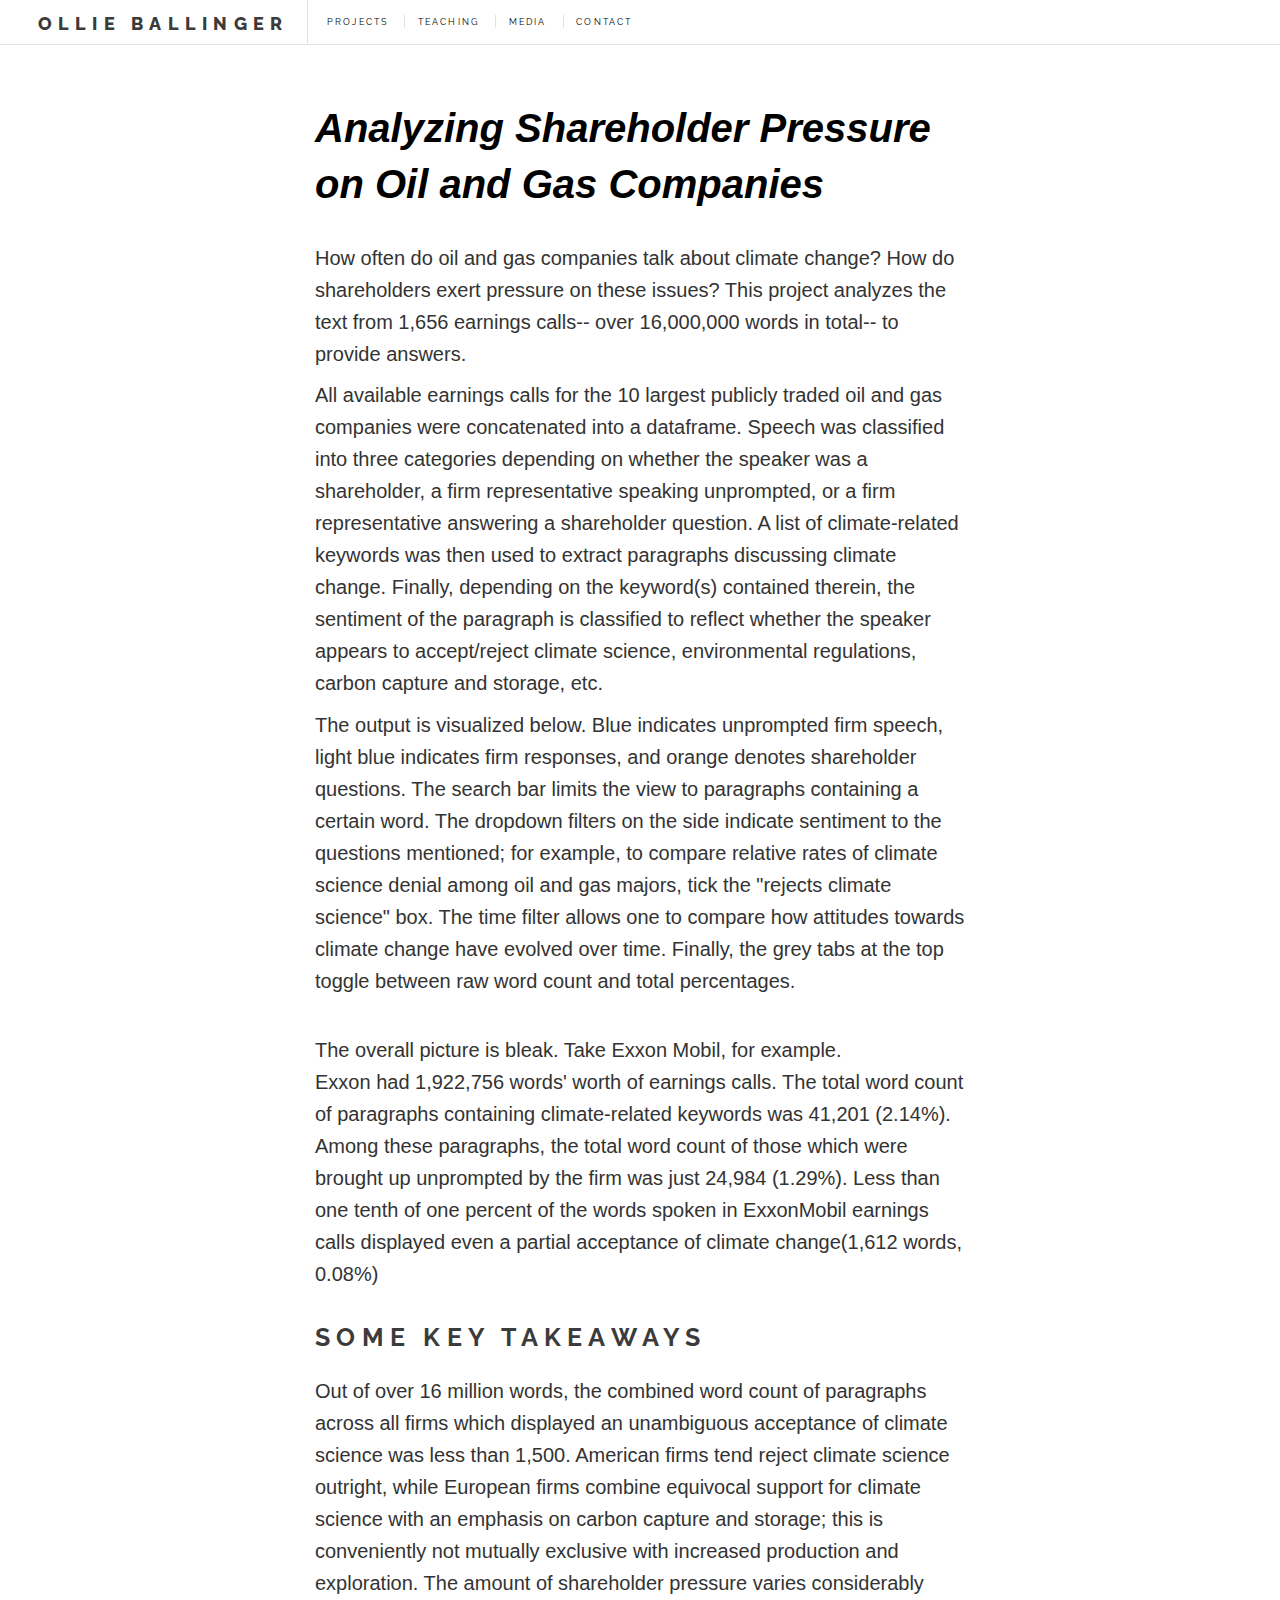
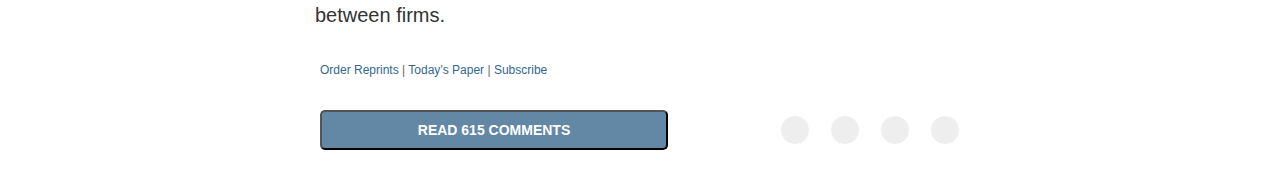
<file: projects/oil_nlp.html>
<!DOCTYPE html>
<html lang="en">
  <head>
	<!-- Global site tag (gtag.js) - Google Analytics -->
	<script async src="https://www.googletagmanager.com/gtag/js?id=UA-154866877-1"></script>
	<script>
	  window.dataLayer = window.dataLayer || [];
	  function gtag(){dataLayer.push(arguments);}
	  gtag('js', new Date());

	  gtag('config', 'UA-154866877-1');
	</script>
    <meta charset="UTF-8">
    <meta name="viewport" content="width=device-width, initial-scale=1.0">
    <meta http-equiv="X-UA-Compatible" content="ie=edge">
    <link rel="stylesheet" href="https://use.fontawesome.com/releases/v5.9.0/css/all.css"
      integrity="sha384-i1LQnF23gykqWXg6jxC2ZbCbUMxyw5gLZY6UiUS98LYV5unm8GWmfkIS6jqJfb4E" crossorigin="anonymous" />
    <link rel="stylesheet" href="assets/css/style.css">
    <title>Shareholder Pressure on Oil and Gas Companies</title>
  </head>
	
    <!-- NAVIGATION -->
   

    <!-- MAIN CONTENT -->
<body>
<main>

  <div id="nav-bar">
    <h1><a href="https://oballinger.github.io">Ollie Ballinger</a></h1>
    <nav class="links">
      <ul>
        <li><a href="https://oballinger.github.io">Projects</a></li>
        <li><a href="https://oballinger.github.io/teaching">Teaching</a></li>
        <li><a href="https://oballinger.github.io/media">Media</a></li>
        <li><a href="https://oballinger.github.io/teaching">Contact</a></li>
      </ul>
    </nav>
  </div>
<!-- SECTION CONTENT -->
<div class="article__content">
  <div class="article--center">


<article>

<header><h1><em>Analyzing Shareholder Pressure on Oil and Gas Companies</em></h1></header>


<p>How often do oil and gas companies talk about climate change? How do shareholders exert pressure on these issues? This project analyzes the text from 1,656 earnings calls-- over 16,000,000 words in total-- to provide answers.</p>

<p>All available earnings calls for the 10 largest publicly traded oil and gas companies were concatenated into a dataframe. Speech was classified into three categories depending on whether the speaker was a shareholder, a firm representative speaking unprompted, or a firm representative answering a shareholder question. A list of climate-related keywords was then used to extract paragraphs discussing climate change. Finally, depending on the keyword(s) contained therein, the sentiment of the paragraph is classified to reflect whether the speaker appears to accept/reject climate science, environmental regulations, carbon capture and storage, etc.</p>

<p>The output is visualized below. Blue indicates unprompted firm speech, light blue indicates firm responses, and orange denotes shareholder questions. The search bar limits the view to paragraphs containing a certain word. The dropdown filters on the side indicate sentiment to the questions mentioned; for example, to compare relative rates of climate science denial among oil and gas majors, tick the &quot;rejects climate science&quot; box. The time filter allows one to compare how attitudes towards climate change have evolved over time. Finally, the grey tabs at the top toggle between raw word count and total percentages.</p>

</div>
  <div class="wide-img-70">

<div class="tableauPlaceholder" id="viz1583835906562" style="position: relative;">
<div style="text-align: left;">
<noscript><a href='#'>
<div style="padding: 0px 0px; text-align: justify; text-indent: 0px;">
<img alt=' ' src='https://public.tableau.com/static/images/Po/PoliticalSpeech/Story1/1_rss.png' style='border: none' /></a></noscript><object class="tableauViz" style="display: none;"><param name='host_url' value='https%3A%2F%2Fpublic.tableau.com%2F' /> <param name='embed_code_version' value='3' /> <param name='site_root' value='' /><param name='name' value='PoliticalSpeech&#47;Story1' /><param name='tabs' value='no' /><param name='toolbar' value='yes' /><param name='static_image' value='https:&#47;&#47;public.tableau.com&#47;static&#47;images&#47;Po&#47;PoliticalSpeech&#47;Story1&#47;1.png' /> <param name='animate_transition' value='yes' /><param name='display_static_image' value='yes' /><param name='display_spinner' value='yes' /><param name='display_overlay' value='yes' /><param name='display_count' value='yes' /></object></div>
</div>
<script type="text/javascript">                    var divElement = document.getElementById('viz1583835906562');                    var vizElement = divElement.getElementsByTagName('object')[0];                    vizElement.style.width='1016px';vizElement.style.height='991px';                    var scriptElement = document.createElement('script');                    scriptElement.src = 'https://public.tableau.com/javascripts/api/viz_v1.js';                    vizElement.parentNode.insertBefore(scriptElement, vizElement);                </script>
</div>
<div class="article--center">
<br><br>

<p>The overall picture is bleak. Take Exxon Mobil, for example.<br>
Exxon had 1,922,756 words' worth of earnings calls. The total word count of paragraphs containing climate-related keywords was 41,201 (2.14%). Among these paragraphs, the total word count of those which were brought up unprompted by the firm was just 24,984 (1.29%). Less than one tenth of one percent of the words spoken in ExxonMobil earnings calls displayed even a partial acceptance of climate change(1,612 words, 0.08%)

<p><header><h2>Some key takeaways</p></header></h2>
<p> Out of over 16 million words, the combined word count of paragraphs across all firms which displayed an unambiguous acceptance of climate science was less than 1,500. American firms tend reject climate science outright, while European firms combine equivocal support for climate science with an emphasis on carbon capture and storage; this is conveniently not mutually exclusive with increased production and exploration. The amount of shareholder pressure varies considerably between firms.</p>

</div>
  <!-- SECTION FOOTER -->
  <footer class="article-footer">
    <p> <a href="#">Order Reprints</a> | <a
        href="#">Today’s Paper</a> | <a href="#">Subscribe</a> </p>
    <div class="article-footer__content">
      <button class="btn-default">READ 615 COMMENTS</button>
      <ul class="social__list">
        <li><a class="social__icons" href="#"><i class="fab fa-facebook-f"></i></a></li>
        <li><a class="social__icons" href="#"><i class="fab fa-twitter"></i></a></li>
        <li><a class="social__icons" href="#"><i class="fas fa-envelope"></i></a></li>
        <li><a class="social__icons" href="#"><i class="fas fa-share"></i></a></li>
      </ul>
    </div>
  </footer>

</article>
</file>
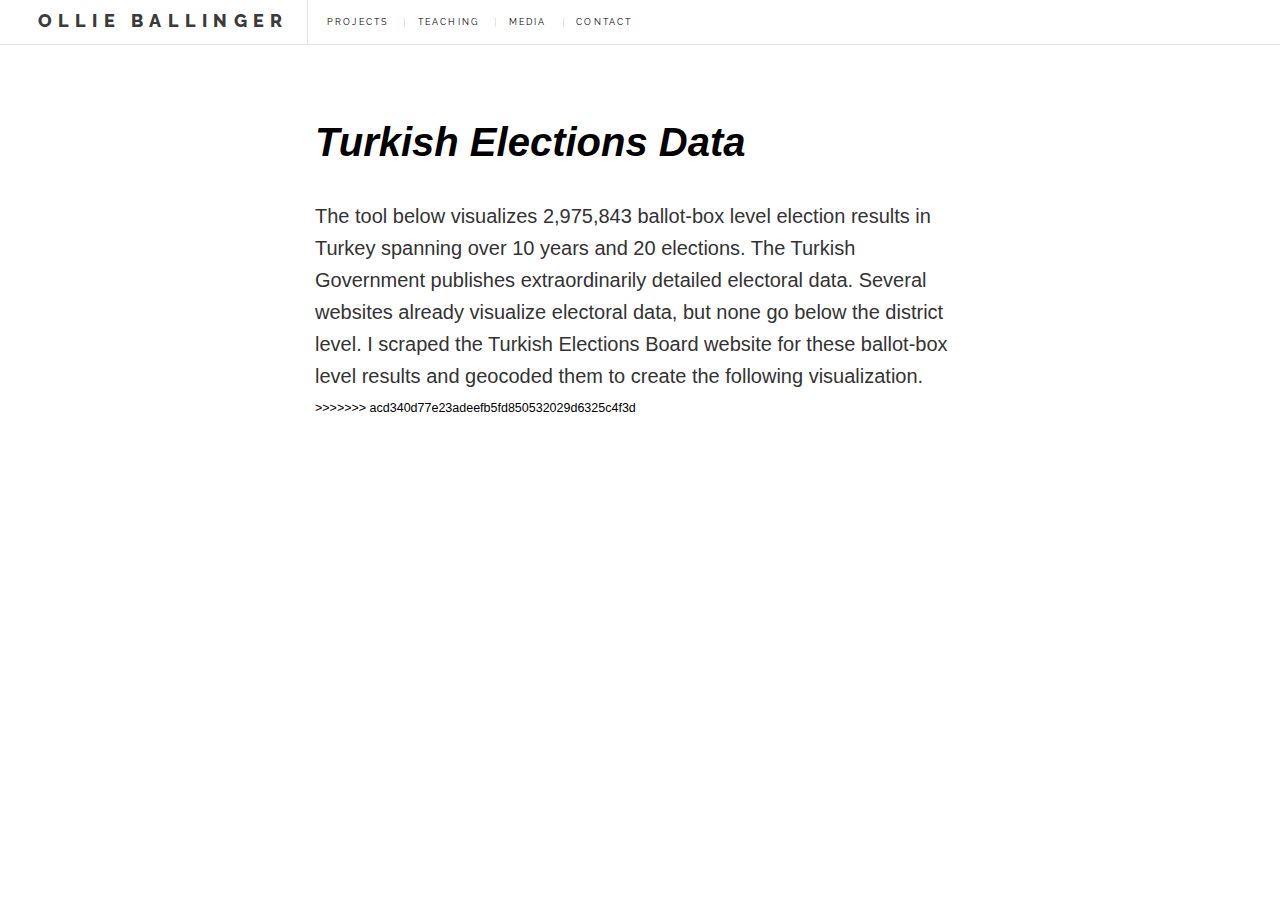
<file: projects/turkish_elections.html>
<div class='tableauPlaceholder' id='viz1647962185527' style='position: relative; margin: auto; width:100%;'><noscript><a href='#'><img alt='Dashboard 1 ' src='https:&#47;&#47;public.tableau.com&#47;static&#47;images&#47;Tu&#47;TurkishElections&#47;Dashboard1&#47;1_rss.png' style='border: none' /></a></noscript><object class='tableauViz'  style='display:none;'><param name='host_url' value='https%3A%2F%2Fpublic.tableau.com%2F' /> <param name='embed_code_version' value='3' /> <param name='site_root' value='' /><param name='name' value='TurkishElections&#47;Dashboard1' /><param name='tabs' value='no' /><param name='toolbar' value='yes' /><param name='static_image' value='https:&#47;&#47;public.tableau.com&#47;static&#47;images&#47;Tu&#47;TurkishElections&#47;Dashboard1&#47;1.png' /> <param name='animate_transition' value='yes' /><param name='display_static_image' value='yes' /><param name='display_spinner' value='yes' /><param name='display_overlay' value='yes' /><param name='display_count' value='yes' /><param name='language' value='en-US' /></object></div>                <script type='text/javascript'>                    var divElement = document.getElementById('viz1647962185527');                    var vizElement = divElement.getElementsByTagName('object')[0];                    if ( divElement.offsetWidth > 800 ) { vizElement.style.width='100%';vizElement.style.height='100%';} else if ( divElement.offsetWidth > 500 ) { vizElement.style.width='100%';vizElement.style.height='100%';} else { vizElement.style.width='100%';vizElement.style.height='100%';}                     var scriptElement = document.createElement('script');                    scriptElement.src = 'https://public.tableau.com/javascripts/api/viz_v1.js';                    vizElement.parentNode.insertBefore(scriptElement, vizElement);                </script>  </div>

<<<<<<< HEAD
=======
	  gtag('config', 'UA-154866877-1');
	</script>
    <meta charset="UTF-8">
    <meta name="viewport" content="width=device-width, initial-scale=1.0">
    <meta http-equiv="X-UA-Compatible" content="ie=edge">
    <link rel="stylesheet" href="https://use.fontawesome.com/releases/v5.9.0/css/all.css"
      integrity="sha384-i1LQnF23gykqWXg6jxC2ZbCbUMxyw5gLZY6UiUS98LYV5unm8GWmfkIS6jqJfb4E" crossorigin="anonymous" />
    <link rel="stylesheet" href="assets/css/style.css">
    <title>Turkish Elections Data</title>
  </head>
	
    <!-- NAVIGATION -->
   

    <!-- MAIN CONTENT -->
<body>
<main>

  <div id="nav-bar">
    <h1><a href="https://oballinger.github.io">Ollie Ballinger</a></h1>
    <nav class="links">
      <ul>
        <li><a href="https://oballinger.github.io">Projects</a></li>
        <li><a href="https://oballinger.github.io/teaching">Teaching</a></li>
        <li><a href="https://oballinger.github.io/media">Media</a></li>
        <li><a href="https://oballinger.github.io/teaching">Contact</a></li>
      </ul>
    </nav>
  </div>
<!-- SECTION CONTENT -->
<div class="article__content">
  <div class="article--center">
<!-- SECTION CONTENT -->
<div class="article__content">
  <div class="article--center">

<article>

<header><h1><em>Turkish Elections Data</em></h1></header>


<p>The tool below visualizes 2,975,843 ballot-box level election results in Turkey spanning over 10 years and 20 elections. The Turkish Government publishes extraordinarily detailed electoral data. Several websites already visualize electoral data, but none go below the district level. I scraped the Turkish Elections Board website for these ballot-box level results and geocoded them to create the following visualization.</p>

</div>

<div class='tableauPlaceholder' id='viz1647962185527' style='position: absolute; margin: auto; width:100%;'><noscript><a href='#'><img alt='Dashboard 1 ' src='https:&#47;&#47;public.tableau.com&#47;static&#47;images&#47;Tu&#47;TurkishElections&#47;Dashboard1&#47;1_rss.png' style='border: none' /></a></noscript><object class='tableauViz'  style='display:none;'><param name='host_url' value='https%3A%2F%2Fpublic.tableau.com%2F' /> <param name='embed_code_version' value='3' /> <param name='site_root' value='' /><param name='name' value='TurkishElections&#47;Dashboard1' /><param name='tabs' value='no' /><param name='toolbar' value='yes' /><param name='static_image' value='https:&#47;&#47;public.tableau.com&#47;static&#47;images&#47;Tu&#47;TurkishElections&#47;Dashboard1&#47;1.png' /> <param name='animate_transition' value='yes' /><param name='display_static_image' value='yes' /><param name='display_spinner' value='yes' /><param name='display_overlay' value='yes' /><param name='display_count' value='yes' /><param name='language' value='en-US' /></object></div>                <script type='text/javascript'>                    var divElement = document.getElementById('viz1647962185527');                    var vizElement = divElement.getElementsByTagName('object')[0];                    if ( divElement.offsetWidth > 800 ) { vizElement.style.width='1000px';vizElement.style.height='827px';} else if ( divElement.offsetWidth > 500 ) { vizElement.style.width='1000px';vizElement.style.height='827px';} else { vizElement.style.width='100%';vizElement.style.height='727px';}                     var scriptElement = document.createElement('script');                    scriptElement.src = 'https://public.tableau.com/javascripts/api/viz_v1.js';                    vizElement.parentNode.insertBefore(scriptElement, vizElement);                </script>  </div>

>>>>>>> acd340d77e23adeefb5fd850532029d6325c4f3d
</file>
<file: projects/assets/css/style.css>
@import url("https://fonts.googleapis.com/css?family=Source+Sans+Pro:400,700|Raleway:400,800,900");

:root {
  --content-width: 50%;
  --gutter: 20px;
}

/* base styles */
* {box-sizing: border-box;}

/* horizontal scroll CSS */
.hs {
  display: grid;
  grid-gap: calc(var(--gutter) / 2);
  grid-template-columns: repeat(10, 500px);
  grid-template-rows: minmax(500px, 1fr);
  overflow-x: scroll;
  scroll-snap-type: x proximity;
  padding-bottom: calc(.75 * var(--gutter));
  margin-bottom: calc(-.25 * var(--gutter));
}

.hs img.wide{
  width:auto;
  height:500px;
}

.hs > li,
.item {
  scroll-snap-align: center;
  align-items:center;
  overflow: hidden;
  height:500px;
  width:500px;
}


#nav-bar h1, h2, h3, h4, h5, h6 {
    color: #3c3b3b;
    font-family: "Raleway", Helvetica, sans-serif;
    font-weight: 800;
    letter-spacing: 0.25em;
    line-height: 1.65;
    margin: 0 0 1em 0;
    text-transform: uppercase;
  }


/* Header */


#nav-bar h1, h2, h3, h4, h5, h6 {
    color: #3c3b3b;
    font-family: "Raleway", Helvetica, sans-serif;
    font-weight: 800;
    letter-spacing: 0.25em;
    line-height: 1.65;
    margin: 0 0 1em 0;
    text-transform: uppercase;
  }


  #nav-bar {
    display: -moz-flex;
    display: -webkit-flex;
    display: -ms-flex;
    display: flex;
    -moz-justify-content: space-between;
    -webkit-justify-content: space-between;
    -ms-justify-content: space-between;
    justify-content: space-between;
    background-color: #ffffff;
    border-bottom: solid 1px rgba(160, 160, 160, 0.3);
    height: 3.5em;
    left: 0;
    line-height: 3.5em;
    position: fixed;
    top: 0;
    width: 100%;
    z-index: 10000;
  }

    #nav-bar a {
      color: inherit;
      text-decoration: none;
    }

    #nav-bar ul {
      list-style: none;
      margin: 0;
      padding-left: 0;
    }

      #nav-bar ul li {
        display: inline-block;
        padding-left: 0;
      }

    #nav-bar h1 {
      height: inherit;
      line-height: inherit;
      padding: 0 0 0 1.5em;
      white-space: nowrap;
    }

      #nav-bar h1 a {
        font-size: 0.7em;
      }

    #nav-bar .links {
      -moz-flex: 1;
      -webkit-flex: 1;
      -ms-flex: 1;
      flex: 1;
      border-left: solid 1px rgba(160, 160, 160, 0.3);
      height: inherit;
      line-height: inherit;
      margin-left: 1.5em;
      overflow: hidden;
      padding-left: 1.5em;
    }

      #nav-bar .links ul li {
        border-left: solid 1px rgba(160, 160, 160, 0.3);
        line-height: 1;
        margin-left: 1em;
        padding-left: 1em;
      }

        #nav-bar .links ul li:first-child {
          border-left: 0;
          margin-left: 0;
          padding-left: 0;
        }

        #nav-bar .links ul li a {
          border-bottom: 0;
          font-family: "Raleway", Helvetica, sans-serif;
          font-size: 0.7em;
          font-weight: 400;
          letter-spacing: 0.25em;
          text-transform: uppercase;
        }


/* misc */
* {
  margin: 0;
  padding: 0;
  box-sizing: inherit;
}

html {
  font-size: 62.5%;
  font-weight: 300;
  font-family: Arial, Helvetica, sans-serif;
}

body {
  font-size: 1.25rem;
  position: relative;
}

p {
  font-size: 2rem;
  line-height: 1.6;
  margin-bottom: 0.9375rem;
  margin-top: 0;
  color: #333;
}

.btn-default,
.btn-default:link,
.btn-default:visited {
  font-size: 1.1rem;
  color: white;
  padding: 1rem 1.2rem;
  background-color: #6288a5;
  border-radius: 5px;
  font-weight: bold;
  cursor: pointer;
  outline: none;
  transition: all .4s;
}

.btn-default:hover,
.btn-default:active  {
  background-color: #326891;
}

.wide-img {
  width: 100%;
  height: auto;
}

.wide-img-70{
  width: 70%;
  height: 100%;
  left:50%;
  transform: translateX(20%);
}


img {
  width: 100%;
  height: auto;
}


/* header */

header h1 {
  margin-top: 10rem;
  font-size: 4rem;
  font-weight: bold;
  line-height: 1.4;
  margin-bottom: 3rem;
}

header h2 {
  margin-top: 3rem;
  font-size: 2.5rem;
  font-weight: bold;
  width: 100%;
  line-height: 1.4;
  text-align: left;
  margin-bottom: 2rem;
}
header img {
  width: 100%;
}

header p,
header span {
  font-size: 1.6rem;
  width: 100%;
  text-align: left;
  margin: 0 auto;
  line-height: 1.2;
  color: #666;
}

header span {
  color: #888;
  font-size: 1.4rem
}

/* article about */
.article__about {
  width: var(--content-width);
  margin: 4rem auto;
}

.article__about > p {
  font-size: 1.7rem;
  line-height: 1.25rem;
  font-weight: bold;
}

.article__about p > a:link,
.article__about p > a:visited {
  color: black;
  text-decoration: none;
  border-bottom: 1px solid #888;
  transition: all .2s;
}

.article__about p > a:hover,
.article__about p > a:active {
  border-bottom: 1px solid white;
}

.article__about__details {
  display: flex;
  align-items: center;
  justify-content: space-between
}

.article__about__details ul {
  list-style: none;
}

.article__about__details li {
  display: inline-block;
  margin-left: 1.5rem;
} 

/* article content */
.article--center {
  text-align: left;
  max-width: 650px;
  margin-left: auto;
  margin-right: auto;
  }

.article__content a:link,
.article__content a:visited {
  color: #326891;
}

.article__content a:hover,
.article__content a:active {
  color: #326891;
  text-decoration: none;
}

/* article login */
.article__login {
  text-align: center;
}

.article__login hr {
  width: 10%;
  margin: 0 auto;
  color: #666;
  margin: 2rem auto;
}

.article__login p {
  font-size: 1.3rem;
  font-weight: bold;
  margin-bottom: 0;
}

.article__login a:link,
.article__login a:visited {
  color: #326891;
  text-decoration: none;
  font-size: 1.3rem;
  font-weight: bold;
}

/* Section Theory*/

.section__theory {
  width: 75%;
  margin: 3rem auto;
}

.section__theory h2 {
  font-size: 1.7rem;
  font-weight: bold;
  padding-bottom: 0.5rem;
  margin-left: 5rem;
}

.section__theory > p {
  color: #666;
  margin-left: 5rem;
}

.section__theory p {
  font-size: 1.2rem;
  line-height: 1.4;
}

.theory__container {
  width: 120rem;
  margin-left: 5rem;
}

.theory__image {
  float: left;
  width: 25rem;
}

.theory__image p{
  margin-top: -15rem;
  word-spacing: 0.5rem;
  width: 95%;
}

.theory__image > img{
  width: 25rem;
}

.theory__author {
  clear: both;
  content: ".";
  display: table;
  margin-top: 5rem;
  padding-top: 3rem;
  margin-left: 5rem;
} 

.theory__author hr{
  margin-bottom: 1.5rem;
  width: 5rem;
}

.theory__author p{
  font-size: 1.4rem;
}

/* youtube */
.youtube__container {
  text-align: center;
  margin: 4rem 0; 
}


.youtube__container p{
  margin-top: 5px;
  line-height: 1.4;
  font-size: 1.7rem;
  color: #666;
  text-align: left;
  margin-left: 3rem;
}

.youtube__container span{
  font-size: 1.3rem;
}


/* section telescope */
.section__telescope {
  width: 50%;
  margin: 4rem auto;
}

.section__telescope img {
  width: 100%;
   text-align: center;
 }
 
 .section__telescope p {
  margin-top: 5px;
  line-height: 1.4;
  font-size: 1.3rem;
  color: #666;
}

/* article footer */
.article-footer {
  width: var(--content-width);
  margin: 3rem auto;
}

.article-footer p,
.article-footer a  {
  font-size: 1.2rem;
  color: #666;
  text-decoration: none;
}  

.article-footer a:hover,
.article-footer a:active {
  text-decoration: underline;
}

.article-footer__content {
  display: flex;
  align-items: center;
  justify-content: space-between;
  margin: 3rem 0;
}


.article-footer__content button {
  width: 50%;
  font-size: 1.4rem;
  font-weight: bold;
}


.article-footer__content ul {
  list-style: none;
}

.article-footer__content li {
  display: inline;
  margin-left: 2rem;
}


/* MORE SECTION */

.section__related {
  display: flex;
  margin: 3rem 8rem;
}

.section__left {
  flex: 3;
  margin-top: 3rem;
}

.section__left hr {
  width: 97%;
  height: 1px;
  background-color: black;
}

.section__related img {
  width: 30rem;
}


.section__more h3 {
  font-size: 1.5rem;
  font-weight: bold;
  margin-top: 2rem;
}

.section__more a {
  text-decoration: none;
  color: black;
}

.section__more > div {
  display: flex;
  flex-wrap: wrap;
}

.article__box {
  width: 30rem;
  margin-right: 1.8rem;
  margin-top: 2rem;
}

.article__box figcaption {
  text-align: right;
  font-size: 1.1rem;
  color: rgb(153, 153, 153);
  margin-top: 0.5rem;
}

.article__box a {
  font-weight: bold;
  font-size: 1.5rem;
  text-decoration: none;
  color: black;
}

.article__box h4 {
  margin: 0.4rem 0;
  line-height: 1.5;
}

.article__box a:hover {
  color: rgb(153, 153, 153);
}

.article__box p {
  color: rgb(153, 153, 153);
  font-size: 1.2rem;
}

/* section right */

.section__right {
  flex: 1;
  margin-top: 3rem;
}

.section__right hr {
  width: 100%;
  height: 1px;
  background-color: black;
}

.section__right h3 {
  font-size: 1.5rem;
  font-weight: bold;
  margin-top: 2rem;
  margin-bottom: 2rem;
}

.section__right--list {
  list-style: none;
  
}

.section__right--list > li {
  padding: 2rem;
  border-top: 1px solid rgb(226, 226, 226);
}

.section__right--list a {
  text-decoration: none;
  font-size: 1.8rem;
  color: black;
  font-weight: 400;  
}

/* Footer */

.footer {
  border-top: 1px solid rgb(226, 226, 226);
  margin: 5rem 8rem 0 8rem;
  position: relative;
}

.footer__logo {
  width: 100%;
  display: flex;
  justify-content: space-between;
  align-content: center;
  padding: 1.5rem 0;
}

.footer__logo img{
  width: 20rem;
}

.footer__logo a:last-of-type {
  align-self: flex-end;
  text-decoration: none;
  color: rgb(98, 136, 165);

}

.footer__main {
  display: flex;
  justify-content: space-between;
}

.footer__main h5{
  margin-top: 3rem;
  margin-bottom: 1.5rem;
  font-size: 1.3rem;
  color: rgb(51, 51, 51);
}

.footer__main ul {
  font-size: 1.3rem;
  list-style: none;
}

.footer__main li {
  margin-bottom: 1rem;
}

.footer__main a {
  text-decoration: none;
  color: black;

}

.footer__main a:hover{
  text-decoration: underline;
}

.footer__subscribe {
  border-left: 1px solid rgb(226, 226, 226);
  padding-left: 2rem;

}

.subscribe {
  margin-bottom: 1.5rem !important;
  font-size: 1.6rem;

}

.subscribe i {
  margin-right: 0.5rem;
  width: 2rem;
}

.subscribe hr {
  color: #eee;
}


/* footer secondary */
.footer__secondary {
  list-style: none;
  display: flex;
  justify-content: center;
  padding-top: 2rem;
  margin: 2rem 0;
  margin-bottom: 6rem;
  border-top: 1px solid rgb(226, 226, 226);
}

.footer__secondary li {
  margin: 0 5px;
}

.footer__secondary a:link,
.footer__secondary a:visited {
  text-decoration: none;
  color: rgb(146, 146, 146);
}

.footer__secondary a:hover,
.footer__secondary a:active {
  text-decoration: underline;
}

/* footer fixed */
.footer__fixed {
  display: flex;
  position: fixed;
  bottom: 0;
  left: 0;
  right: 0;
  text-align: center;
  justify-content: center;
  border-top: 1px solid black;
  background-color: white;
}

.footer__fixed a {
  padding: 1rem 0;
  align-self: center;
  font-size: 1.5rem;
  text-decoration: none;
  color: black;
}

/* social icons */

.social__list .social__icons:link,
.social__list .social__icons:visited {
  display: block;
  height: 1.8rem;
  width: 1.8rem;
  border-radius: 50%;
  padding: 5px;
  display: flex;
  align-items: center;
  justify-content: center;
  text-decoration: none;
  background-color: #eee;
  border: 1px solid white;
  color: black;
  transition: all .3s;
}


.social__list  .social__icons:hover,
.social__list  .social__icons:active {
  background-color: white;
  border: 1px solid rgb(167, 167, 167);
}


.social__list {
  display: flex;
}
</file>
